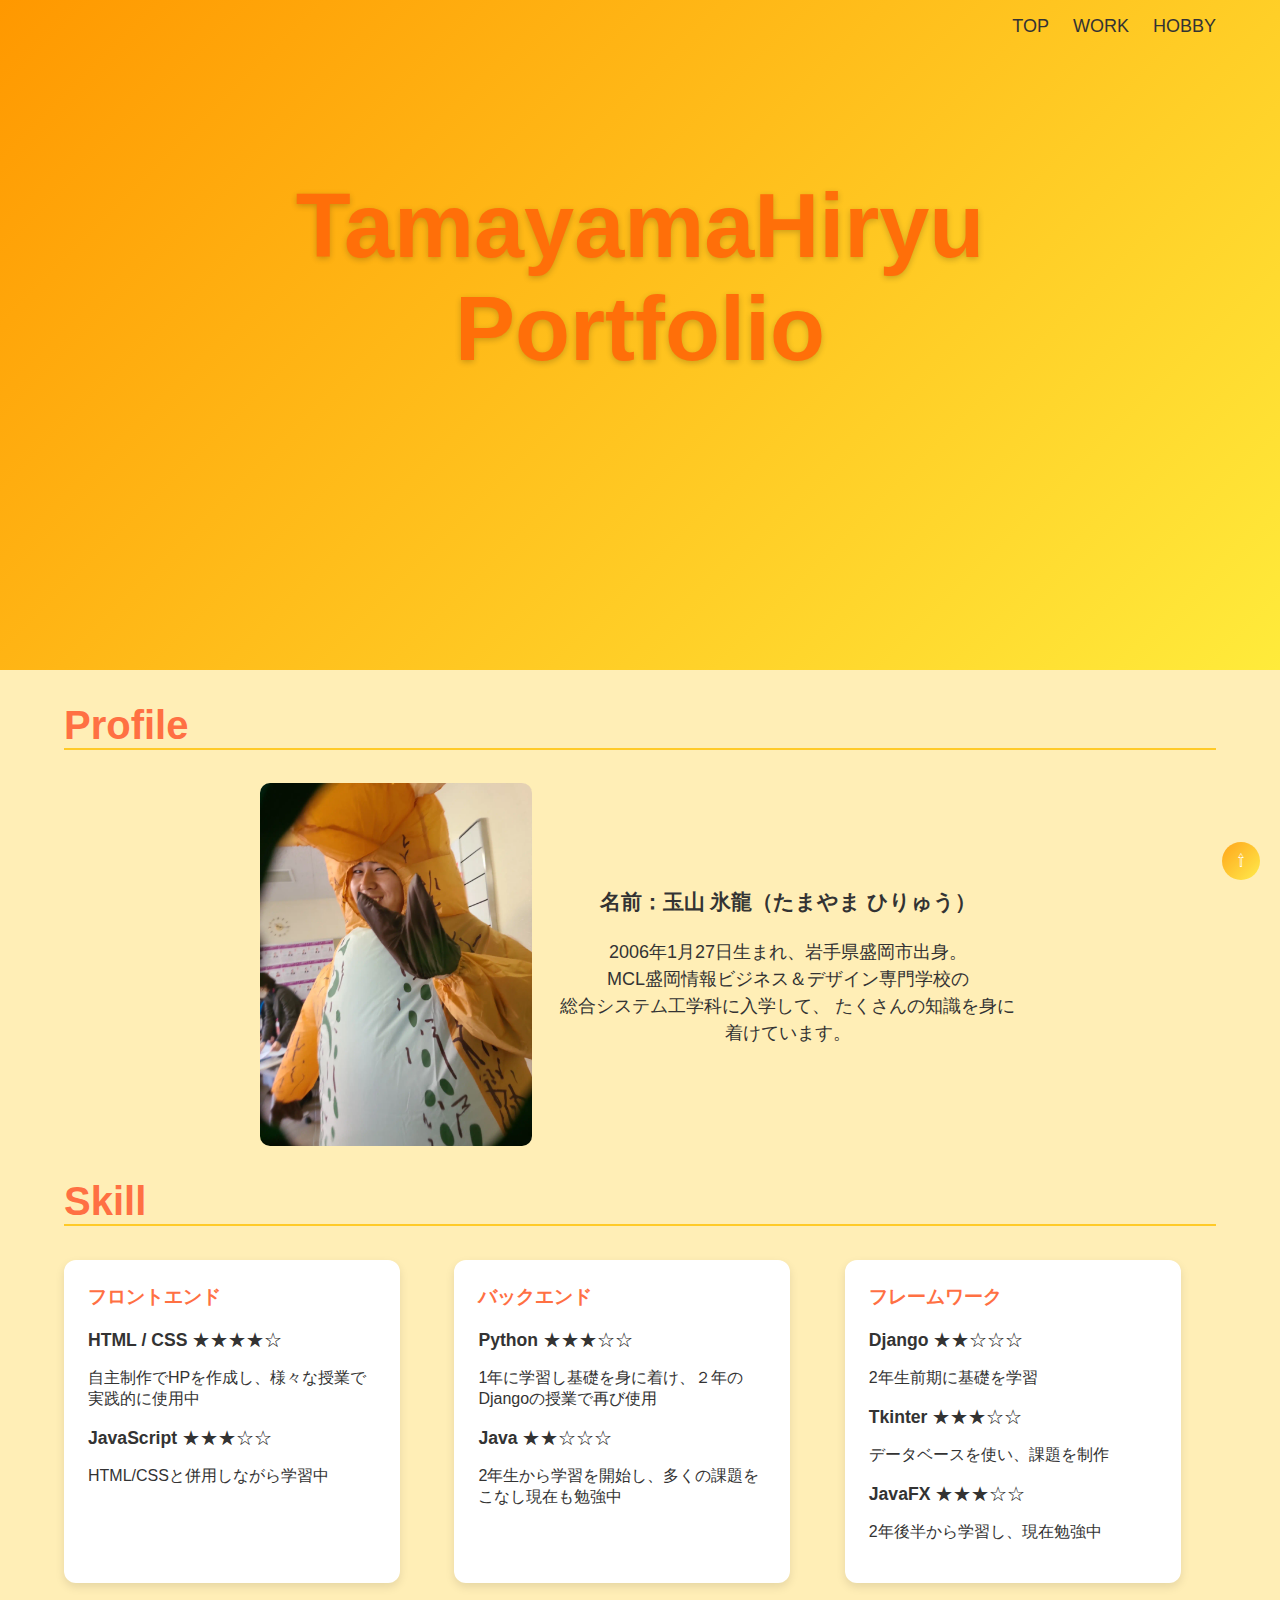
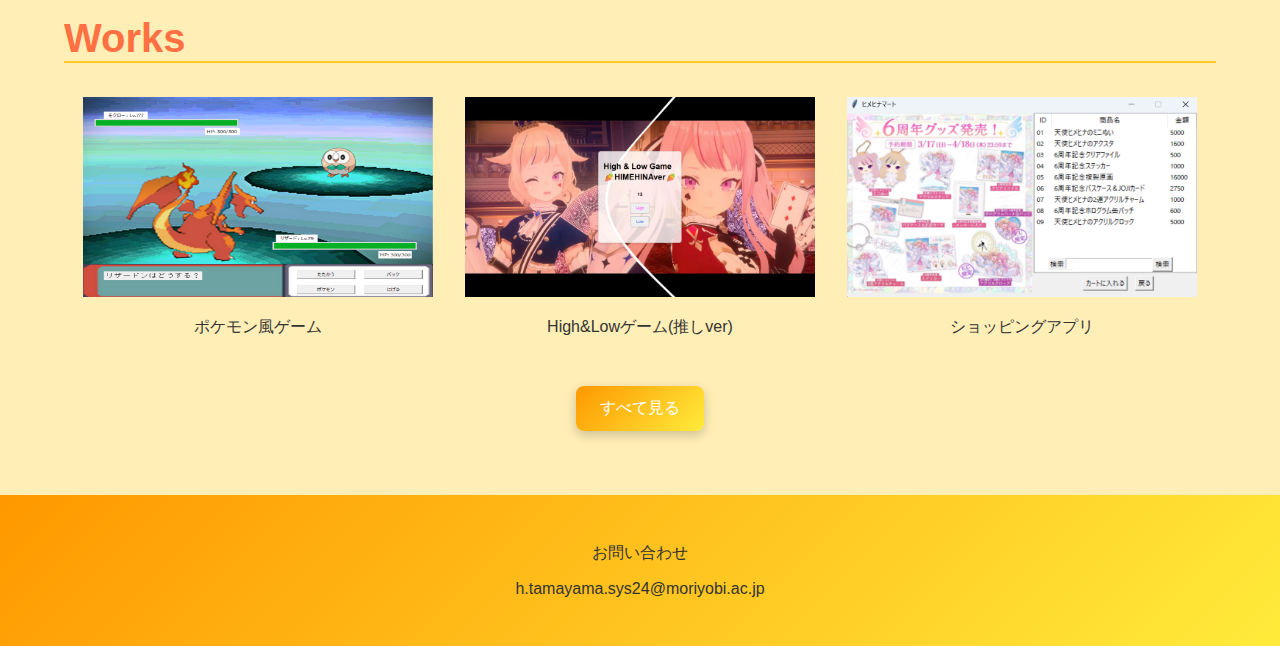
<file: docs/index.html>
<!DOCTYPE html>
<html lang="ja">
<head>
  <meta charset="UTF-8">
  <meta name="viewport" content="width=device-width, initial-scale=1.0">
  <title>Tamayama Hiryu Portfolio</title>
  <link rel="stylesheet" href="style.css">
</head>

<body>

  <a href="#" class="page-top">⇧</a>

  <header>
    <div class="container">
      <ul class="nav">
        <a href="index.html">TOP</a>
        <a href="about.html">WORK</a>
        <a href="hobby.html">HOBBY</a>
      </ul>
      <div class="title">
        <h1>TamayamaHiryu</h1>
        <h1>Portfolio</h1>
      </div>
    </div>
  </header>

  <div class="main">
    <section class="section">
      <div class="container">
        <h2>Profile</h2>
        <div class="profile">
          <div class="profile-text">
            <img src="Screenshot_20260206_104310_BeReal.png" alt="プロフィール画像">
            <div class="profile-description">
              <h3>名前：玉山 氷龍（たまやま ひりゅう）</h3>
              <p>
                2006年1月27日生まれ、岩手県盛岡市出身。<br>
                MCL盛岡情報ビジネス＆デザイン専門学校の<br>総合システム工学科に入学して、
                たくさんの知識を身に着けています。
              </p>
            </div>
          </div>
        </div>
      </div>
    </section>

    <section class="section">
      <div class="container">
        <h2>Skill</h2>

        <div class="skill-grid">

          <div class="skill-card">
            <h3>フロントエンド</h3>
            <ul>
              <li><strong>HTML / CSS</strong> ★★★★☆</li>
              <p>自主制作でHPを作成し、様々な授業で実践的に使用中</p>

              <li><strong>JavaScript</strong> ★★★☆☆</li>
              <p>HTML/CSSと併用しながら学習中</p>
            </ul>
          </div>

          <div class="skill-card">
            <h3>バックエンド</h3>
            <ul>
              <li><strong>Python</strong> ★★★☆☆</li>
              <p>1年に学習し基礎を身に着け、２年のDjangoの授業で再び使用</p>

              <li><strong>Java</strong> ★★☆☆☆</li>
              <p>2年生から学習を開始し、多くの課題をこなし現在も勉強中</p>
            </ul>
          </div>

          <div class="skill-card">
            <h3>フレームワーク</h3>
            <ul>
              <li><strong>Django</strong> ★★☆☆☆</li>
              <p>2年生前期に基礎を学習</p>

              <li><strong>Tkinter</strong> ★★★☆☆</li>
              <p>データベースを使い、課題を制作</p>

              <li><strong>JavaFX</strong> ★★★☆☆</li>
              <p>2年後半から学習し、現在勉強中</p>
            </ul>
          </div>

        </div>
      </div>
    </section>

    <section class="section">
      <div class="container">
        <h2>Works</h2>

        <div class="Worksall">
          <div class="works">

            <div class="work">
              <img src="スクリーンショット 2025-12-16 121754.png" alt="">
              <p>ポケモン風ゲーム</p>
            </div>

            <div class="work">
              <img src="スクリーンショット 2025-12-16 120944.png" alt="">
              <p>High&Lowゲーム(推しver)</p>
            </div>

            <div class="work">
              <img src="スクリーンショット 2025-12-16 121515.png" alt="">
              <p>ショッピングアプリ</p>
            </div>

          </div>
        </div>

      </div>
    </section>

    <button class="more" onclick="location.href='about.html'">すべて見る</button>

  </div>

  <footer>
    <p>お問い合わせ</p>
    <p>h.tamayama.sys24@moriyobi.ac.jp</p>
  </footer>

</body>
</html>
</file>
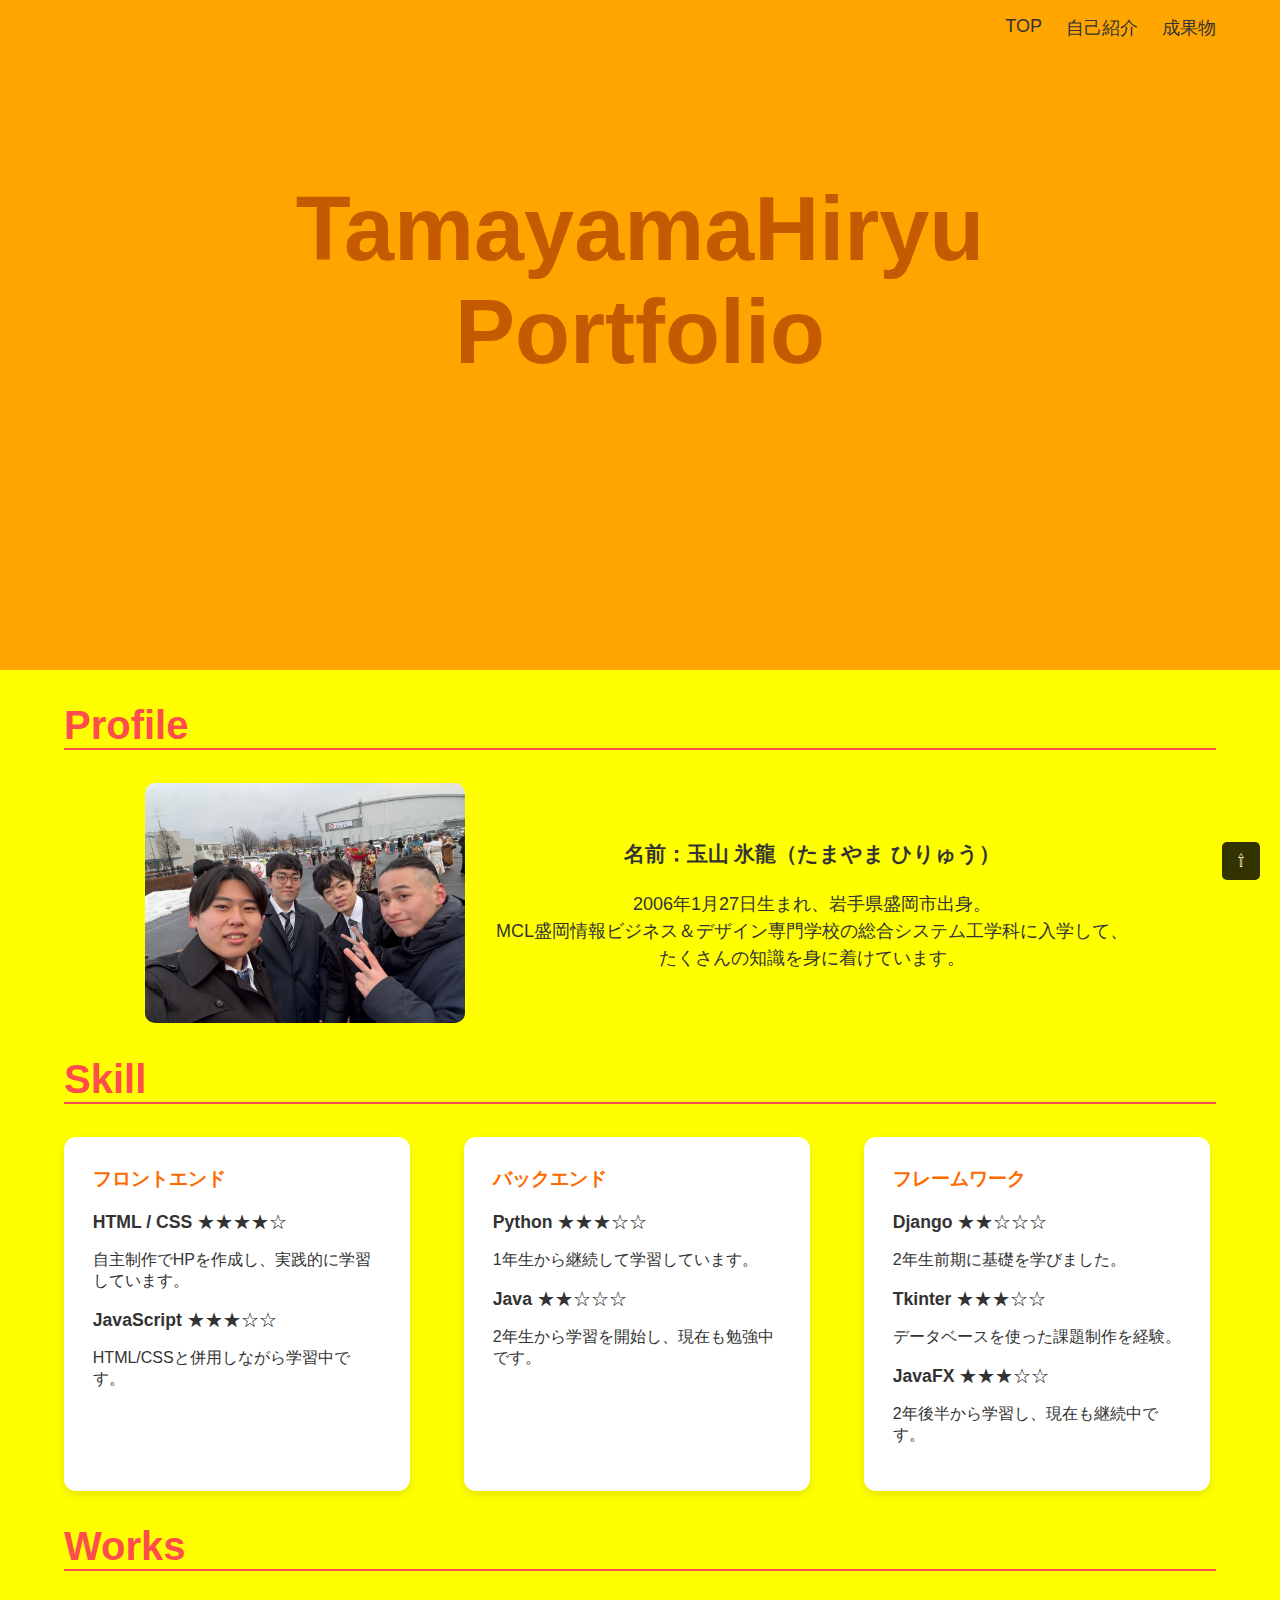
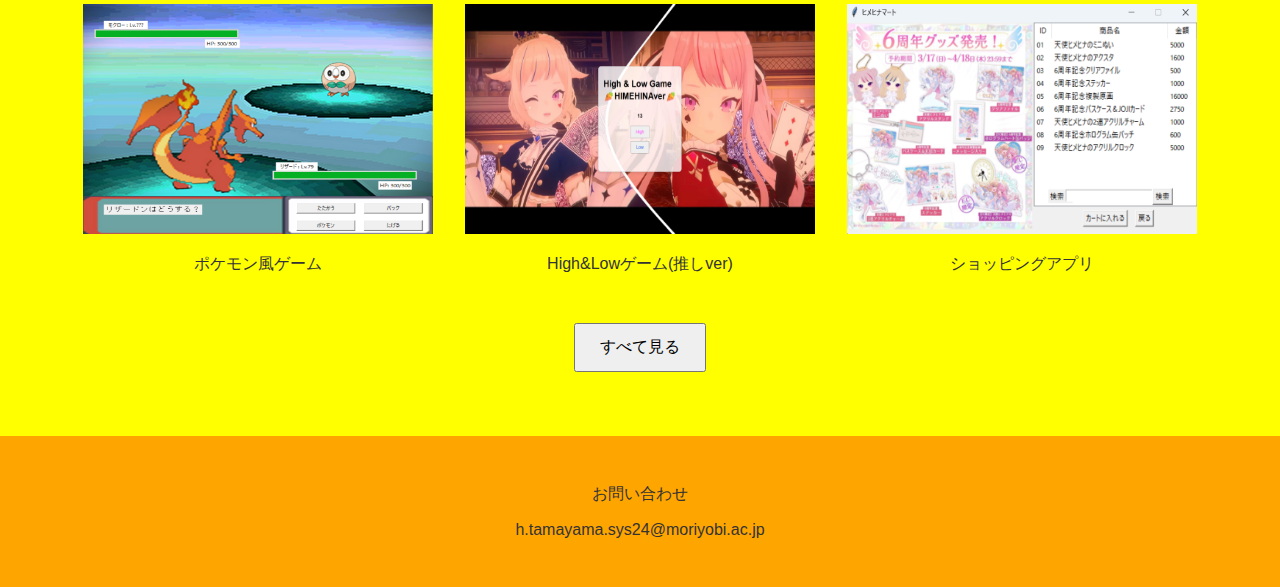
<file: HTML/index.html>
<!DOCTYPE html>
<html lang="ja">
<head>
  <meta charset="UTF-8">
  <meta name="viewport" content="width=device-width, initial-scale=1.0">
  <title>Tamayama Hiryu Portfolio</title>
  <link rel="stylesheet" href="/CSS/style.css">
</head>

<body>

  <a href="#" class="page-top">⇧</a>

  <header>
    <div class="container">
      <ul class="nav">
        <a href="index.html">TOP</a>
        <a href="about.html">自己紹介</a>
        <a href="hobby.html">成果物</a>
      </ul>
      <div class="title">
        <h1>TamayamaHiryu</h1>
        <h1>Portfolio</h1>
      </div>
    </div>
  </header>

  <div class="main">
    <section class="section">
      <div class="container">
        <h2>Profile</h2>
        <div class="profile">
          <div class="profile-text">
            <img src="/IMG/IMG_1254.jpg" alt="プロフィール画像">
            <div class="profile-description">
              <h3>名前：玉山 氷龍（たまやま ひりゅう）</h3>
              <p>
                2006年1月27日生まれ、岩手県盛岡市出身。<br>
                MCL盛岡情報ビジネス＆デザイン専門学校の総合システム工学科に入学して、
                たくさんの知識を身に着けています。
              </p>
            </div>
          </div>
        </div>
      </div>
    </section>

    <section class="section">
      <div class="container">
        <h2>Skill</h2>

        <div class="skill-grid">

          <div class="skill-card">
            <h3>フロントエンド</h3>
            <ul>
              <li><strong>HTML / CSS</strong> ★★★★☆</li>
              <p>自主制作でHPを作成し、実践的に学習しています。</p>

              <li><strong>JavaScript</strong> ★★★☆☆</li>
              <p>HTML/CSSと併用しながら学習中です。</p>
            </ul>
          </div>

          <div class="skill-card">
            <h3>バックエンド</h3>
            <ul>
              <li><strong>Python</strong> ★★★☆☆</li>
              <p>1年生から継続して学習しています。</p>

              <li><strong>Java</strong> ★★☆☆☆</li>
              <p>2年生から学習を開始し、現在も勉強中です。</p>
            </ul>
          </div>

          <div class="skill-card">
            <h3>フレームワーク</h3>
            <ul>
              <li><strong>Django</strong> ★★☆☆☆</li>
              <p>2年生前期に基礎を学びました。</p>

              <li><strong>Tkinter</strong> ★★★☆☆</li>
              <p>データベースを使った課題制作を経験。</p>

              <li><strong>JavaFX</strong> ★★★☆☆</li>
              <p>2年後半から学習し、現在も継続中です。</p>
            </ul>
          </div>

        </div>
      </div>
    </section>

    <section class="section">
      <div class="container">
        <h2>Works</h2>

        <div class="Worksall">
          <div class="works">

            <div class="work">
              <img src="/IMG/スクリーンショット 2025-12-16 121754.png" alt="">
              <p>ポケモン風ゲーム</p>
            </div>

            <div class="work">
              <img src="/IMG/スクリーンショット 2025-12-16 120944.png" alt="">
              <p>High&Lowゲーム(推しver)</p>
            </div>

            <div class="work">
              <img src="/IMG/スクリーンショット 2025-12-16 121515.png" alt="">
              <p>ショッピングアプリ</p>
            </div>

          </div>
        </div>

      </div>
    </section>

    <button class="more" onclick="location.href='about.html'">すべて見る</button>

  </div>

  <footer>
    <p>お問い合わせ</p>
    <p>h.tamayama.sys24@moriyobi.ac.jp</p>
  </footer>

</body>
</html>
</file>
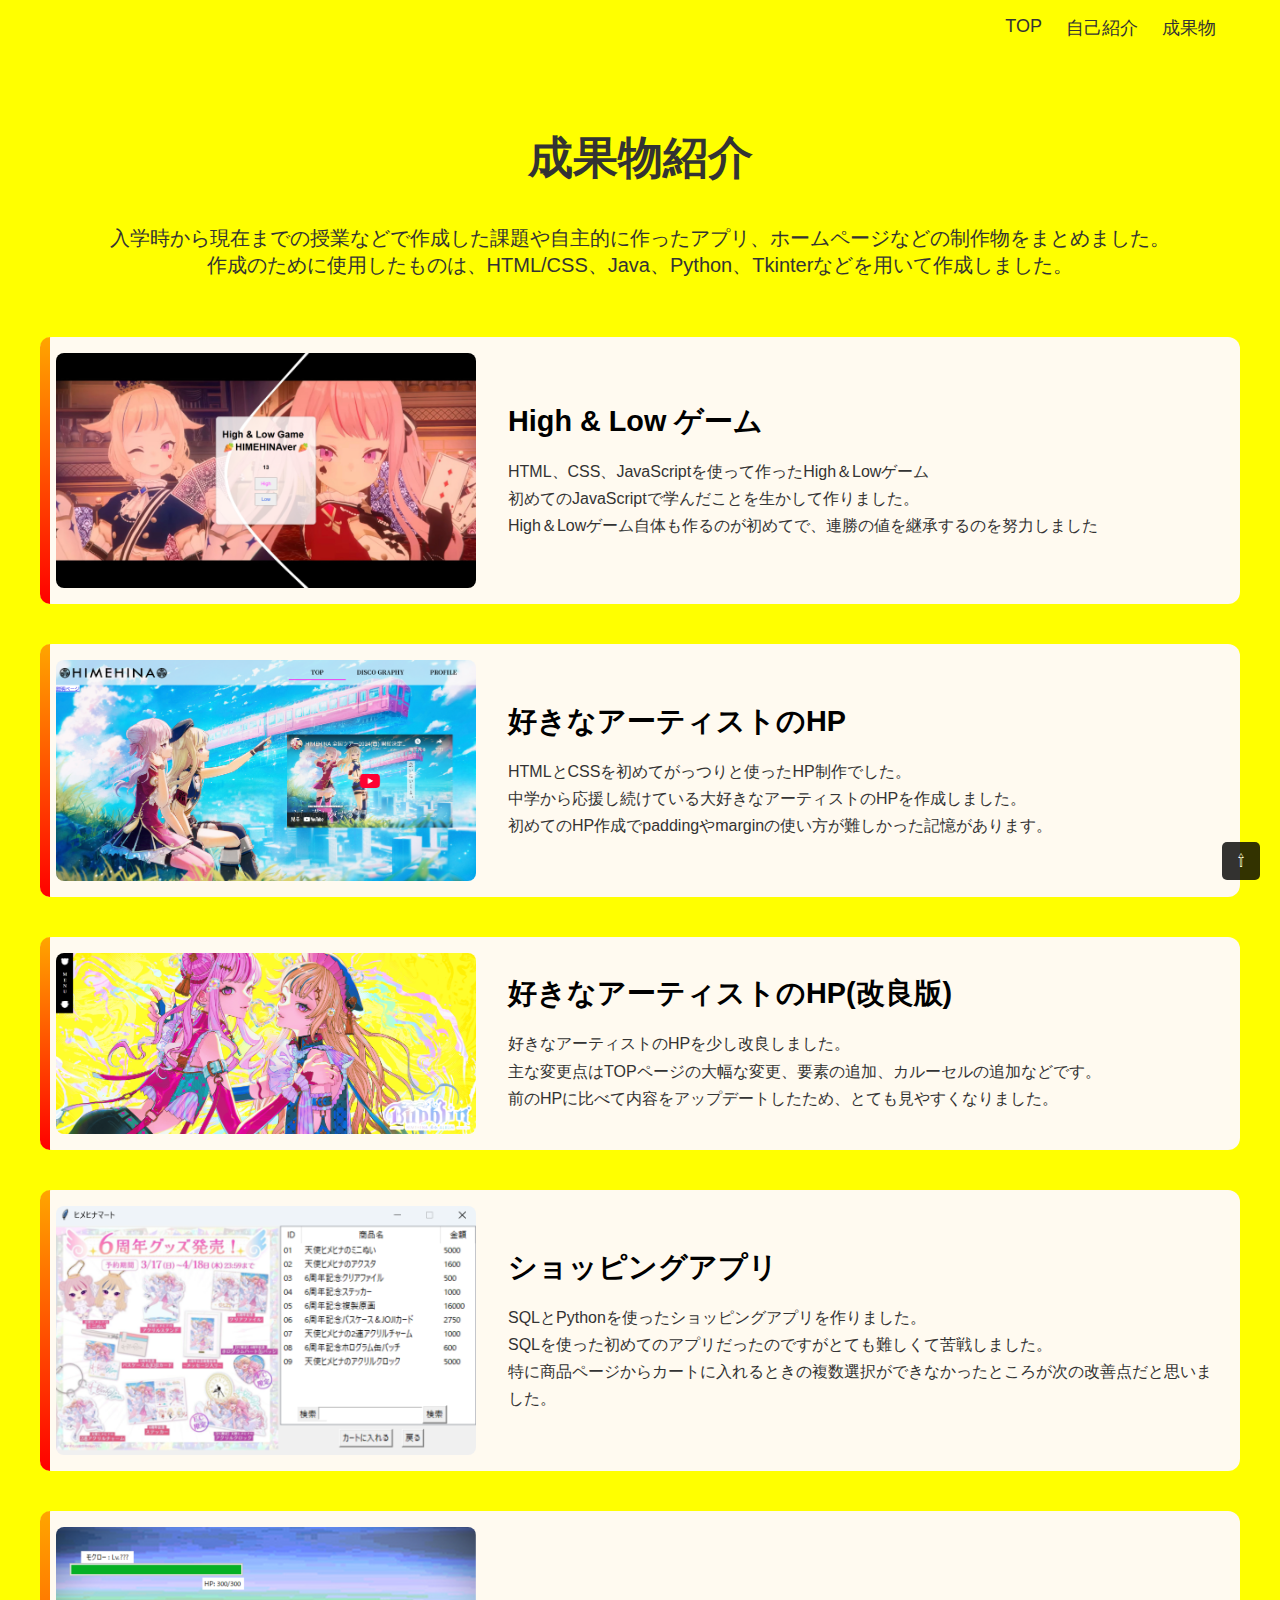
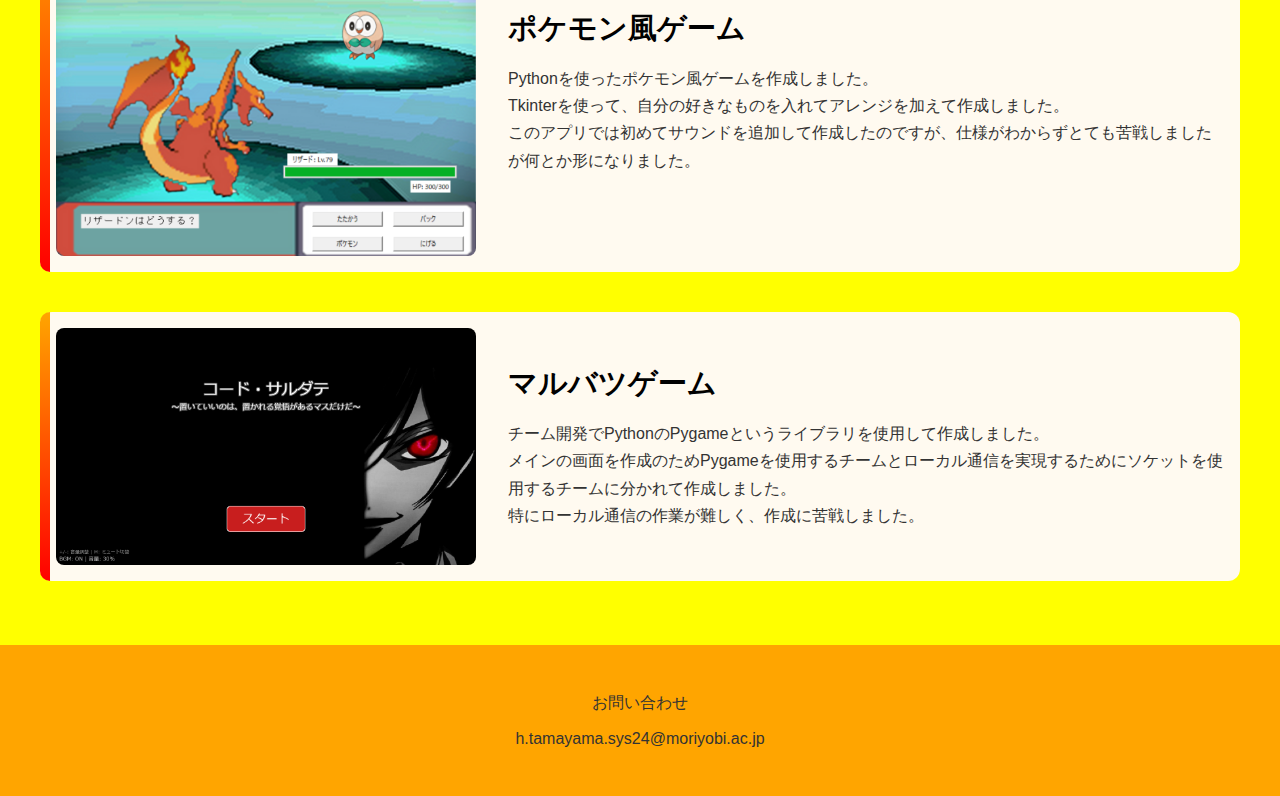
<file: docs/about.html>
<!DOCTYPE html>
<html lang="ja">
<head>
  <meta charset="UTF-8">
  <meta name="viewport" content="width=device-width, initial-scale=1.0">
  <title>Tamayama Hiryu Portfolio</title>
  <link rel="stylesheet" href="/docs/CSS/about.css">
</head>

<a href="#" class="page-top">⇧</a>

<body>
  <header>
    <div class="container">
      <ul class="nav">
        <a href="/docs/index.html">TOP</a>
        <a href="/docs/about.html">自己紹介</a>
        <a href="/docs/hobby.html">成果物</a>
      </ul>
    </div>
  </header>

  <div class="main">
    <section class="section">
        <div class="container">
            <h2>成果物紹介</h2>
            <p class="works-text1">
                入学時から現在までの授業などで作成した課題や自主的に作ったアプリ、ホームページなどの制作物をまとめました。</p>
            <p class="works-text2">
                作成のために使用したものは、HTML/CSS、Java、Python、Tkinterなどを用いて作成しました。</p>
        </div>
    </section>


    <div class="works-list">
      <div class="work-card">
        <div class="work-image-area">
          <img src="/docs/IMG/スクリーンショット 2025-12-16 120944.png" alt="High&Lowゲーム">
        </div>
        <div class="work-content">
          <h3 class="work-title">High & Low ゲーム</h3>
          <p class="work-text">HTML、CSS、JavaScriptを使って作ったHigh＆Lowゲーム</p>
          <p class="work-text">初めてのJavaScriptで学んだことを生かして作りました。</p>
          <p class="work-text">High＆Lowゲーム自体も作るのが初めてで、連勝の値を継承するのを努力しました</p>
        </div>
      </div>

      <div class="work-card">
        <div class="work-image-area">
          <img src="/docs/IMG/スクリーンショット 2025-12-16 121050.png" alt="好きなアーティストのHP">
        </div>
        <div class="work-content">
          <h3 class="work-title">好きなアーティストのHP</h3>
          <p class="work-text">HTMLとCSSを初めてがっつりと使ったHP制作でした。</p>
          <p class="work-text">中学から応援し続けている大好きなアーティストのHPを作成しました。</p>
          <p class="work-text">初めてのHP作成でpaddingやmarginの使い方が難しかった記憶があります。</p>
        </div>
      </div>

      <div class="work-card">
        <div class="work-image-area">
          <img src="/docs/IMG/スクリーンショット 2025-12-16 121138.png" alt="好きなアーティストのHP(改良版)">
        </div>
        <div class="work-content">
          <h3 class="work-title">好きなアーティストのHP(改良版)</h3>
          <p class="work-text">好きなアーティストのHPを少し改良しました。</p>
          <p class="work-text">主な変更点はTOPページの大幅な変更、要素の追加、カルーセルの追加などです。</p>
          <p class="work-text">前のHPに比べて内容をアップデートしたため、とても見やすくなりました。</p>
        </div>
      </div>

      <div class="work-card">
        <div class="work-image-area">
          <img src="/docs/IMG/スクリーンショット 2025-12-16 121515.png" alt="ショッピングアプリ">
        </div>
        <div class="work-content">
          <h3 class="work-title">ショッピングアプリ</h3>
          <p class="work-text">SQLとPythonを使ったショッピングアプリを作りました。</p>
          <p class="work-text">SQLを使った初めてのアプリだったのですがとても難しくて苦戦しました。</p>
          <p class="work-text">特に商品ページからカートに入れるときの複数選択ができなかったところが次の改善点だと思いました。</p>
        </div>
      </div>

      <div class="work-card">
        <div class="work-image-area">
          <img src="/docs/IMG/スクリーンショット 2025-12-16 121754.png" alt="ポケモン風ゲーム">
        </div>
        <div class="work-content">
          <h3 class="work-title">ポケモン風ゲーム</h3>
          <p class="work-text">Pythonを使ったポケモン風ゲームを作成しました。</p>
          <p class="work-text">Tkinterを使って、自分の好きなものを入れてアレンジを加えて作成しました。</p>
          <p class="work-text">このアプリでは初めてサウンドを追加して作成したのですが、仕様がわからずとても苦戦しましたが何とか形になりました。</p>
        </div>
      </div>

      <div class="work-card">
        <div class="work-image-area">
          <img src="/docs/IMG/スクリーンショット (1).png" alt="マルバツゲーム">
        </div>
        <div class="work-content">
          <h3 class="work-title">マルバツゲーム</h3>
          <p class="work-text">チーム開発でPythonのPygameというライブラリを使用して作成しました。</p>
          <p class="work-text">メインの画面を作成のためPygameを使用するチームとローカル通信を実現するためにソケットを使用するチームに分かれて作成しました。</p>
          <p class="work-text">特にローカル通信の作業が難しく、作成に苦戦しました。</p>
        </div>
      </div>
    </div>
  </div>

  <footer>
    <p>お問い合わせ</p>
    <p>h.tamayama.sys24@moriyobi.ac.jp</p>
  </footer>

</body>
</html>
</file>
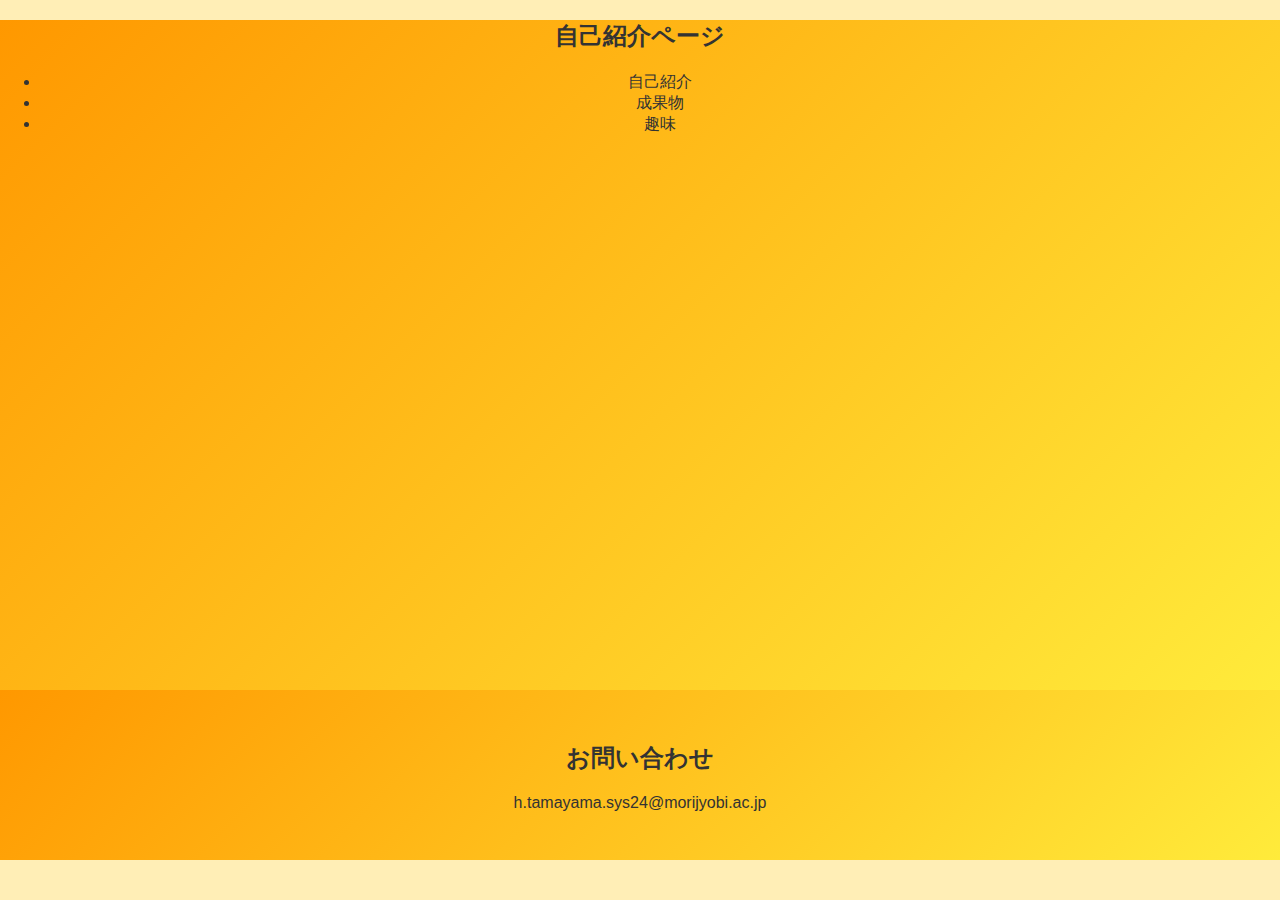
<file: docs/hobby.html>
<!DOCTYPE html>
<html lang="en">
<head>
    <meta charset="UTF-8">
    <meta name="viewport" content="width=device-width, initial-scale=1.0">
    <title>Document</title>
    <link rel="stylesheet" href="/docs/style.css">
</head>
<body>
    <header>
        <h2>自己紹介ページ</h2>
        <ul>
            <li><a href="/docs/index.html">自己紹介</a></li>
            <li><a href="/docs/about.html">成果物</a></li>
            <li><a href="/docs/hobby.html">趣味</a></li>  
        </ul>
    </header>
    
    <footer>
        <h2>お問い合わせ</h2>
        <p>h.tamayama.sys24@morijyobi.ac.jp</p>
    </footer>
</body>
</html>
</file>
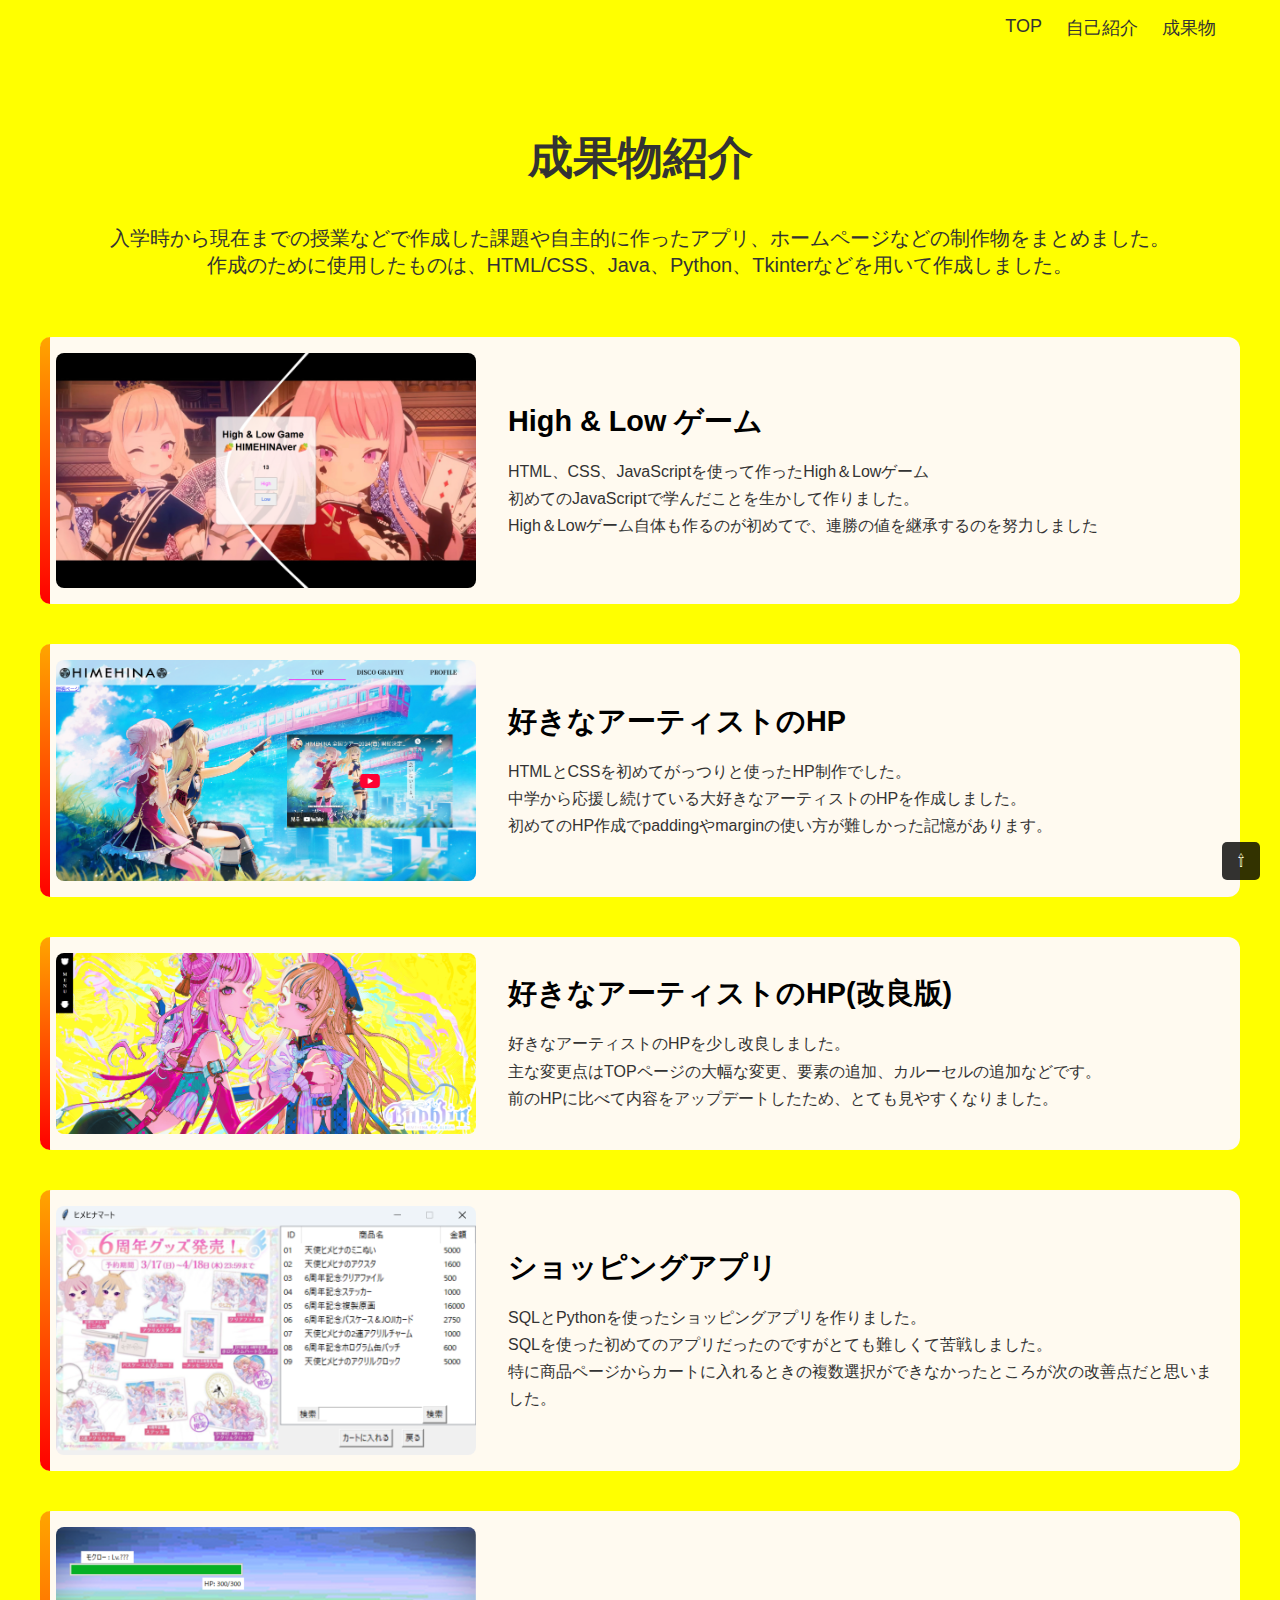
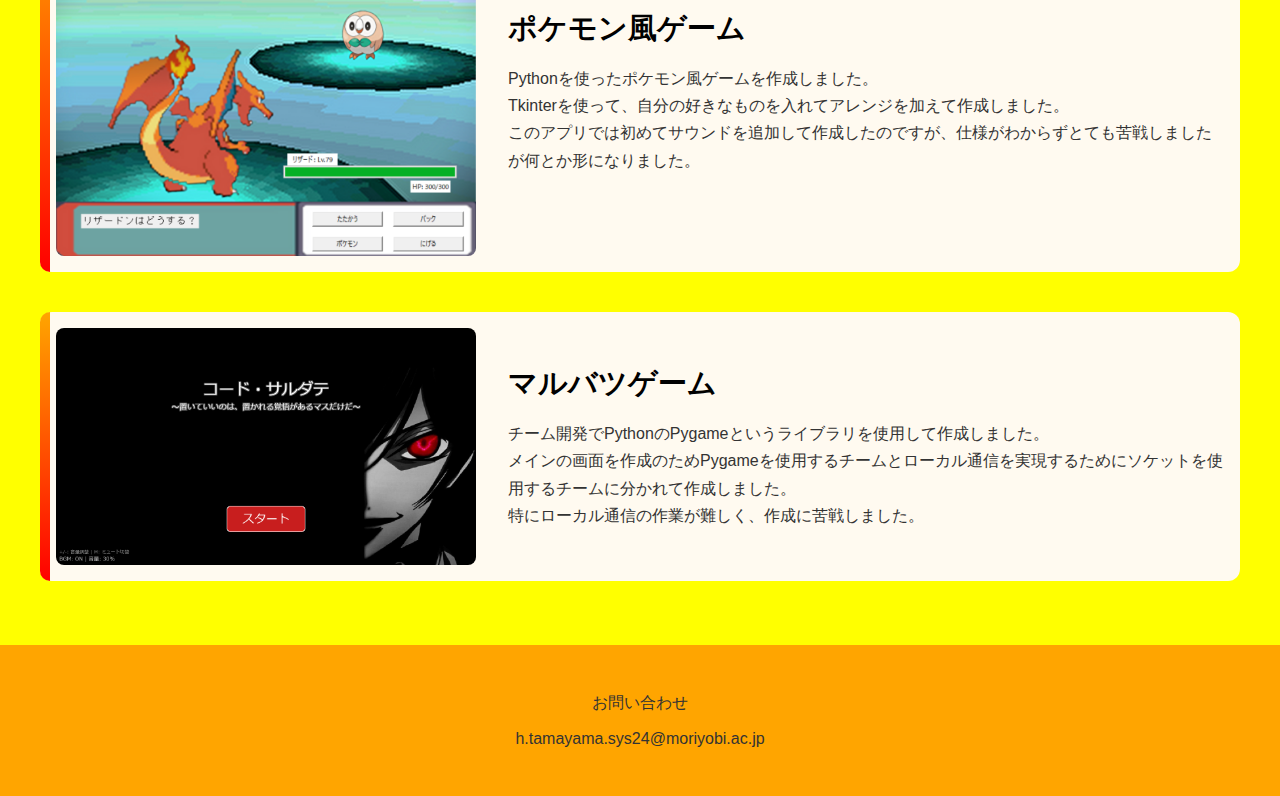
<file: HTML/about.html>
<!DOCTYPE html>
<html lang="ja">
<head>
  <meta charset="UTF-8">
  <meta name="viewport" content="width=device-width, initial-scale=1.0">
  <title>Tamayama Hiryu Portfolio</title>
  <link rel="stylesheet" href="/CSS/about.css">
</head>

<a href="#" class="page-top">⇧</a>

<body>
  <header>
    <div class="container">
      <ul class="nav">
        <a href="index.html">TOP</a>
        <a href="about.html">自己紹介</a>
        <a href="hobby.html">成果物</a>
      </ul>
    </div>
  </header>

  <div class="main">
    <section class="section">
        <div class="container">
            <h2>成果物紹介</h2>
            <p class="works-text1">
                入学時から現在までの授業などで作成した課題や自主的に作ったアプリ、ホームページなどの制作物をまとめました。</p>
            <p class="works-text2">
                作成のために使用したものは、HTML/CSS、Java、Python、Tkinterなどを用いて作成しました。</p>
        </div>
    </section>


    <div class="works-list">
      <div class="work-card">
        <div class="work-image-area">
          <img src="/IMG/スクリーンショット 2025-12-16 120944.png" alt="High&Lowゲーム">
        </div>
        <div class="work-content">
          <h3 class="work-title">High & Low ゲーム</h3>
          <p class="work-text">HTML、CSS、JavaScriptを使って作ったHigh＆Lowゲーム</p>
          <p class="work-text">初めてのJavaScriptで学んだことを生かして作りました。</p>
          <p class="work-text">High＆Lowゲーム自体も作るのが初めてで、連勝の値を継承するのを努力しました</p>
        </div>
      </div>

      <div class="work-card">
        <div class="work-image-area">
          <img src="/IMG/スクリーンショット 2025-12-16 121050.png" alt="好きなアーティストのHP">
        </div>
        <div class="work-content">
          <h3 class="work-title">好きなアーティストのHP</h3>
          <p class="work-text">HTMLとCSSを初めてがっつりと使ったHP制作でした。</p>
          <p class="work-text">中学から応援し続けている大好きなアーティストのHPを作成しました。</p>
          <p class="work-text">初めてのHP作成でpaddingやmarginの使い方が難しかった記憶があります。</p>
        </div>
      </div>

      <div class="work-card">
        <div class="work-image-area">
          <img src="/IMG/スクリーンショット 2025-12-16 121138.png" alt="好きなアーティストのHP(改良版)">
        </div>
        <div class="work-content">
          <h3 class="work-title">好きなアーティストのHP(改良版)</h3>
          <p class="work-text">好きなアーティストのHPを少し改良しました。</p>
          <p class="work-text">主な変更点はTOPページの大幅な変更、要素の追加、カルーセルの追加などです。</p>
          <p class="work-text">前のHPに比べて内容をアップデートしたため、とても見やすくなりました。</p>
        </div>
      </div>

      <div class="work-card">
        <div class="work-image-area">
          <img src="/IMG/スクリーンショット 2025-12-16 121515.png" alt="ショッピングアプリ">
        </div>
        <div class="work-content">
          <h3 class="work-title">ショッピングアプリ</h3>
          <p class="work-text">SQLとPythonを使ったショッピングアプリを作りました。</p>
          <p class="work-text">SQLを使った初めてのアプリだったのですがとても難しくて苦戦しました。</p>
          <p class="work-text">特に商品ページからカートに入れるときの複数選択ができなかったところが次の改善点だと思いました。</p>
        </div>
      </div>

      <div class="work-card">
        <div class="work-image-area">
          <img src="/IMG/スクリーンショット 2025-12-16 121754.png" alt="ポケモン風ゲーム">
        </div>
        <div class="work-content">
          <h3 class="work-title">ポケモン風ゲーム</h3>
          <p class="work-text">Pythonを使ったポケモン風ゲームを作成しました。</p>
          <p class="work-text">Tkinterを使って、自分の好きなものを入れてアレンジを加えて作成しました。</p>
          <p class="work-text">このアプリでは初めてサウンドを追加して作成したのですが、仕様がわからずとても苦戦しましたが何とか形になりました。</p>
        </div>
      </div>

      <div class="work-card">
        <div class="work-image-area">
          <img src="/IMG/スクリーンショット (1).png" alt="マルバツゲーム">
        </div>
        <div class="work-content">
          <h3 class="work-title">マルバツゲーム</h3>
          <p class="work-text">チーム開発でPythonのPygameというライブラリを使用して作成しました。</p>
          <p class="work-text">メインの画面を作成のためPygameを使用するチームとローカル通信を実現するためにソケットを使用するチームに分かれて作成しました。</p>
          <p class="work-text">特にローカル通信の作業が難しく、作成に苦戦しました。</p>
        </div>
      </div>
    </div>
  </div>

  <footer>
    <p>お問い合わせ</p>
    <p>h.tamayama.sys24@moriyobi.ac.jp</p>
  </footer>

</body>
</html>
</file>
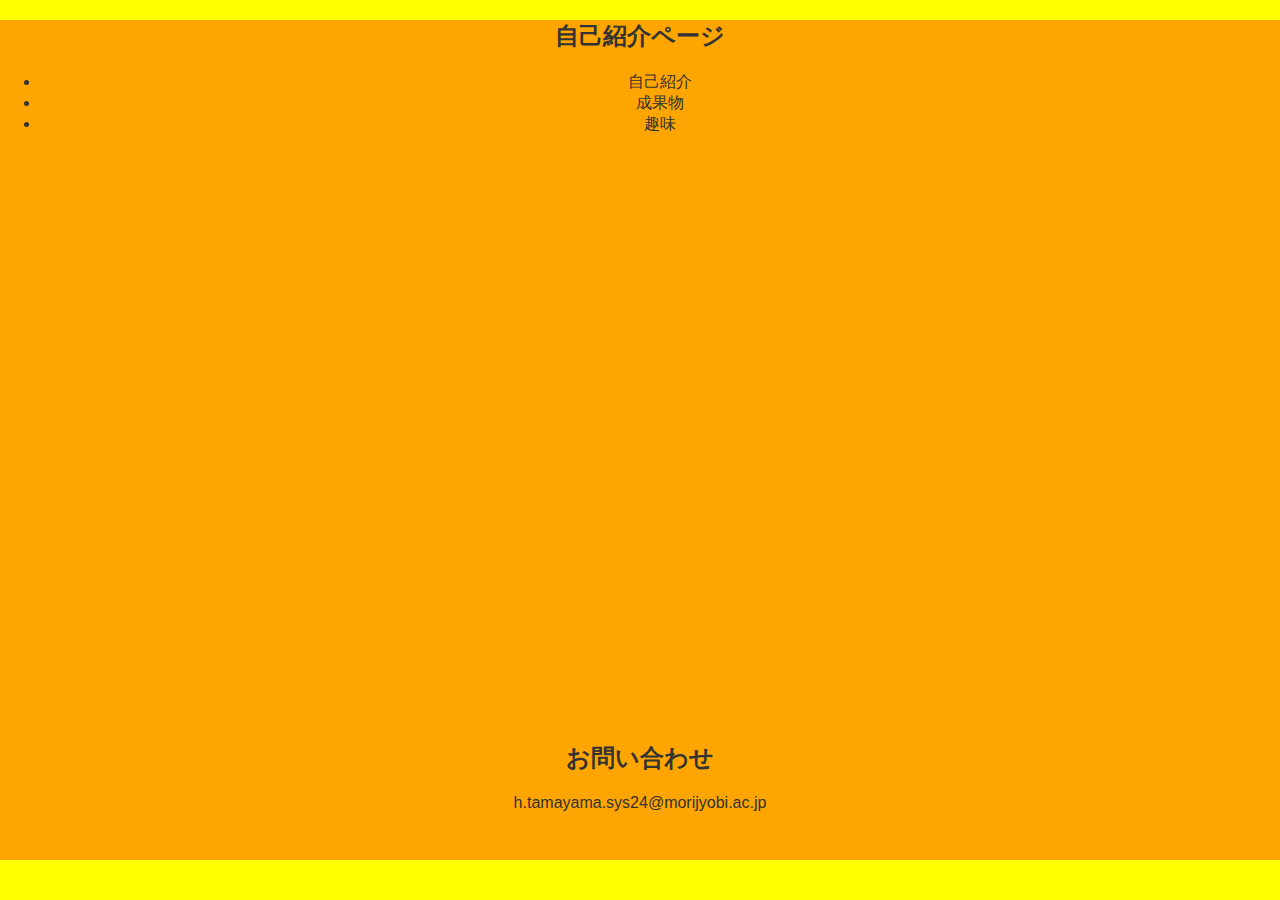
<file: HTML/hobby.html>
<!DOCTYPE html>
<html lang="en">
<head>
    <meta charset="UTF-8">
    <meta name="viewport" content="width=device-width, initial-scale=1.0">
    <title>Document</title>
    <link rel="stylesheet" href="/CSS/style.css">
</head>
<body>
    <header>
        <h2>自己紹介ページ</h2>
        <ul>
            <li><a href="index.html">自己紹介</a></li>
            <li><a href="about.html">成果物</a></li>
            <li><a href="hobby.html">趣味</a></li>  
        </ul>
    </header>
    
    <footer>
        <h2>お問い合わせ</h2>
        <p>h.tamayama.sys24@morijyobi.ac.jp</p>
    </footer>
</body>
</html>
</file>
<file: docs/style.css>
@charset 'utf-8';
html, body {
  width: 100%;
  margin: 0;
  padding: 0;
  overflow-x: hidden;
  scroll-behavior: smooth;
}

.page-top {
  position: fixed;
  right: 20px;
  bottom: 20px;
  background: linear-gradient(135deg, #ff9800, #ffeb3b);
  color: #fff;
  padding: 10px 15px;
  border-radius: 999px;
  opacity: 0.85;
  z-index: 1000;
}

.page-top:hover {
  opacity: 1;
}

body {
  font-family: sans-serif;
  background: #ffeeb6; 
  color: #333;
}

a {
  text-decoration: none;
  color: inherit;
}

.container {
  width: 90%;
  margin-left: auto;
  margin-right: auto;
}

header {
  background: linear-gradient(135deg, #ff9800, #ffeb3b); 
  text-align: center;
  height: 670px;
}

header h1 {
  color: #ff6f09;
  margin: 0;
  text-shadow: 0 2px 6px rgba(0,0,0,0.2);
}

.nav {
  display: flex;
  justify-content: flex-end;
  gap: 1.5rem;
  font-size: 1.125rem;
  margin: 0;
  padding-top: 1rem;
}

.title {
  display: flex;
  flex-direction: column;
  align-items: center;
  font-size: 45px;
  margin-top: 12%;
  color: #ffffff;
  text-shadow: 0 2px 6px rgba(0,0,0,0.2);
}

.section h2 {
  font-size: 2.5rem;
  color: #ff7043;
  border-bottom: 0.125rem solid #ffca28; 
}

.profile {
  display: flex;
  flex-wrap: wrap;
  gap: 1.5rem;
  align-items: center;
  margin: 0 auto;
}

.profile img {
  width: 17rem;
  border-radius: 0.625rem;
}

.profile-description {
  flex: 0.8;
  text-align: center;
}

.profile-text {
  display: flex;
  flex-wrap: wrap;
  justify-content: center;
  align-items: center;
  text-align: center;
  margin: 0 auto;
  gap: 1.5rem;
  font-size: 1.125rem;
  line-height: 1.5;
}

.skill-grid {
  display: flex;
  gap: 3.4rem;
  flex-wrap: wrap;
  margin-top: 2rem;
}

.skill-card {
  background: #ffffff; 
  padding: 1.5rem;
  border-radius: 12px;
  width: 25%;
  min-width: 260px;
  box-shadow: 0 4px 10px rgba(0,0,0,0.1);
}


.skill-card h3 {
  margin-top: 0;
  color: #ff7043;
}

.skill-card ul {
  list-style: none;
  padding: 0;

}

.skill-card li {
  font-size: 1.1rem;
  margin-top: 1rem;
}

.works {
  display: flex;
  gap: 2rem;
  flex-wrap: wrap;
}

.work {
  text-align: center;
}

.work img {
 width: 350px;
 height: 200px;
}

.Worksall {
  display: flex;
  justify-content: center;
}

.more {
  display: block;
  margin: 2rem auto 0;
  padding: 0.75rem 1.5rem;
  font-size: 1rem;
  margin-bottom: 5%;
  background: linear-gradient(135deg, #ff9800, #ffeb3b); 
  border: none;
  color: #fff;
  border-radius: 8px;
  cursor: pointer;
  box-shadow: 0 4px 12px rgba(0,0,0,0.2);
}

.more:hover {
  opacity: 0.9;
}

footer {
  text-align: center;
  padding-block: 2rem;
  font-size: 1rem;
  background: linear-gradient(135deg, #ff9800, #ffeb3b); 
}
</file>
<file: CSS/style.css>
html, body {
  width: 100%;
  margin: 0;
  padding: 0;
  overflow-x: hidden;
  scroll-behavior: smooth;
}

.page-top {
  position: fixed;
  right: 20px;
  bottom: 20px;
  background-color: #000;
  color: #fff;
  padding: 10px 15px;
  text-decoration: none;
  border-radius: 5px;
  opacity: 0.8;
  z-index: 1000;
}

.page-top:hover {
  opacity: 1;
}

body {
  font-family: sans-serif;
  background: yellow;
  color: #333;
}

a {
  text-decoration: none;
  color: inherit;
}

.container {
  width: 90%;
  margin-left: auto;
  margin-right: auto;
}

header {
  background-color: orange;
  text-align: center;
  height: 670px;
}

header h1 {
  color: #c65a00;
  margin: 0;
}

.nav {
  display: flex;
  justify-content: flex-end;
  gap: 1.5rem;
  font-size: 1.125rem;
  margin: 0;
  padding-top: 1rem;
}

.title {
  display: flex;
  flex-direction: column;
  align-items: center;
  font-size: 45px;
  margin-top: 12%;
}

.section h2 {
  font-size: 2.5rem;
  color: #ff4d4d;
  border-bottom: 0.125rem solid #ff4d4d;
}

.profile {
  display: flex;
  flex-wrap: wrap;
  gap: 1.5rem;
  align-items: center;
  margin: 0 auto;
}

.profile img {
  width: 20rem;
  border-radius: 0.625rem;
}

.profile-description {
  flex: 0.8;
  text-align: center;
}

.profile-text {
  display: flex;
  flex-wrap: wrap;
  justify-content: center;
  align-items: center;
  text-align: center;
  margin: 0 auto;
  gap: 1.5rem;
  font-size: 1.125rem;
  line-height: 1.5;
}

.skill-grid {
  display: flex;
  gap: 3.4rem;
  flex-wrap: wrap;
  margin-top: 2rem;
}

.skill-card {
  background: #fff;
  padding: 1.8rem;
  border-radius: 12px;
  width: 25%;
  min-width: 260px;
  box-shadow: 0 4px 10px rgba(0,0,0,0.1);
}

.skill-card h3 {
  margin-top: 0;
  color: #ff6a00;
}

.skill-card ul {
  list-style: none;
  padding: 0;
}

.skill-card li {
  font-size: 1.1rem;
  margin-top: 1rem;
}

.works {
  display: flex;
  gap: 2rem;
  flex-wrap: wrap;
}

.work {
  text-align: center;
}

.work img {
 width: 350px;
 height: 230px;
}

.Worksall {
  display: flex;
  justify-content: center;
}

.more {
  display: block;
  margin: 2rem auto 0;
  padding: 0.75rem 1.5rem;
  font-size: 1rem;
  margin-bottom: 5%;
}

footer {
  text-align: center;
  padding-block: 2rem;
  font-size: 1rem;
  background-color: orange;
}

.main {
  background: yellow;
}
</file>
<file: docs/CSS/about.css>
html, body {
  width: 100%;
  margin: 0;
  padding: 0;
  overflow-x: hidden;
  scroll-behavior: smooth;
}

body { 
  font-family: sans-serif;
  background: yellow;
  color: #333;
}

.nav {
  display: flex;
  justify-content: flex-end;
  gap: 1.5rem;
  font-size: 1.125rem;
  margin: 0;
  padding-top: 1rem;
}

.container {
  width: 90%;
  margin-left: auto;
  margin-right: auto;
}

a {
  text-decoration: none;
  color: inherit;
}

header {
  text-align: center;
  height: 70px;
}

header h1 {
  color: #c65a00;
  margin: 0;
}

footer {
  margin-top: 5%;
  text-align: center;
  padding-block: 2rem;
  font-size: 1rem;
  background-color: orange;
}

.main {
  background: yellow;
}

.container h2{
  display: flex;
  flex-direction: column;
  align-items: center;
  font-size: 45px;
  margin-top: 5%;
}

.works-text1 {
  text-align: center;
  font-size: 1.25rem;
}

.works-text2 {
  text-align: center;
  font-size: 1.25rem;
  margin-bottom: 5%;
  margin-top: -20px;
}

.work-card {
  display: flex;
  align-items: center;
  background: #fffaf0;
  border-radius: 12px;
  padding: 1rem;
  gap: 2rem;
  margin: 0 2.5rem 0 2.5rem;
  position: relative;
}

.work-card::before {
  content: "";
  width: 10px;
  height: 100%;
  background: linear-gradient(to bottom, orange, red);
  position: absolute;
  left: 0;
  top: 0;
  border-radius: 12px 0 0 12px;
}

.work-image-area {
  flex: 0 0 420px;
}

.work-image-area img {
  width: 100%;
  height: auto;
  border-radius: 8px;
  display: block;
}

.work-content {
  flex: 1;
}

.work-title {
  font-size: 1.8rem;
  margin: 0 0 1rem;
  color: #000;
}

.work-text {
  font-size: 1rem;
  line-height: 1.7;
  margin: 0;
  color: #333;
}

.works-list {
  display: flex;
  flex-direction: column;
  gap: 2.5rem;
}

.page-top {
  position: fixed;
  right: 20px;
  bottom: 20px;
  background-color: #000;
  color: #fff;
  padding: 10px 15px;
  text-decoration: none;
  border-radius: 5px;
  opacity: 0.8;
  z-index: 1000;
}

.page-top:hover {
  opacity: 1;
}
</file>
<file: CSS/about.css>
html, body {
  width: 100%;
  margin: 0;
  padding: 0;
  overflow-x: hidden;
  scroll-behavior: smooth;
}

body { 
  font-family: sans-serif;
  background: yellow;
  color: #333;
}

.nav {
  display: flex;
  justify-content: flex-end;
  gap: 1.5rem;
  font-size: 1.125rem;
  margin: 0;
  padding-top: 1rem;
}

.container {
  width: 90%;
  margin-left: auto;
  margin-right: auto;
}

a {
  text-decoration: none;
  color: inherit;
}

header {
  text-align: center;
  height: 70px;
}

header h1 {
  color: #c65a00;
  margin: 0;
}

footer {
  margin-top: 5%;
  text-align: center;
  padding-block: 2rem;
  font-size: 1rem;
  background-color: orange;
}

.main {
  background: yellow;
}

.container h2{
  display: flex;
  flex-direction: column;
  align-items: center;
  font-size: 45px;
  margin-top: 5%;
}

.works-text1 {
  text-align: center;
  font-size: 1.25rem;
}

.works-text2 {
  text-align: center;
  font-size: 1.25rem;
  margin-bottom: 5%;
  margin-top: -20px;
}

.work-card {
  display: flex;
  align-items: center;
  background: #fffaf0;
  border-radius: 12px;
  padding: 1rem;
  gap: 2rem;
  margin: 0 2.5rem 0 2.5rem;
  position: relative;
}

.work-card::before {
  content: "";
  width: 10px;
  height: 100%;
  background: linear-gradient(to bottom, orange, red);
  position: absolute;
  left: 0;
  top: 0;
  border-radius: 12px 0 0 12px;
}

.work-image-area {
  flex: 0 0 420px;
}

.work-image-area img {
  width: 100%;
  height: auto;
  border-radius: 8px;
  display: block;
}

.work-content {
  flex: 1;
}

.work-title {
  font-size: 1.8rem;
  margin: 0 0 1rem;
  color: #000;
}

.work-text {
  font-size: 1rem;
  line-height: 1.7;
  margin: 0;
  color: #333;
}

.works-list {
  display: flex;
  flex-direction: column;
  gap: 2.5rem;
}

.page-top {
  position: fixed;
  right: 20px;
  bottom: 20px;
  background-color: #000;
  color: #fff;
  padding: 10px 15px;
  text-decoration: none;
  border-radius: 5px;
  opacity: 0.8;
  z-index: 1000;
}

.page-top:hover {
  opacity: 1;
}
</file>
